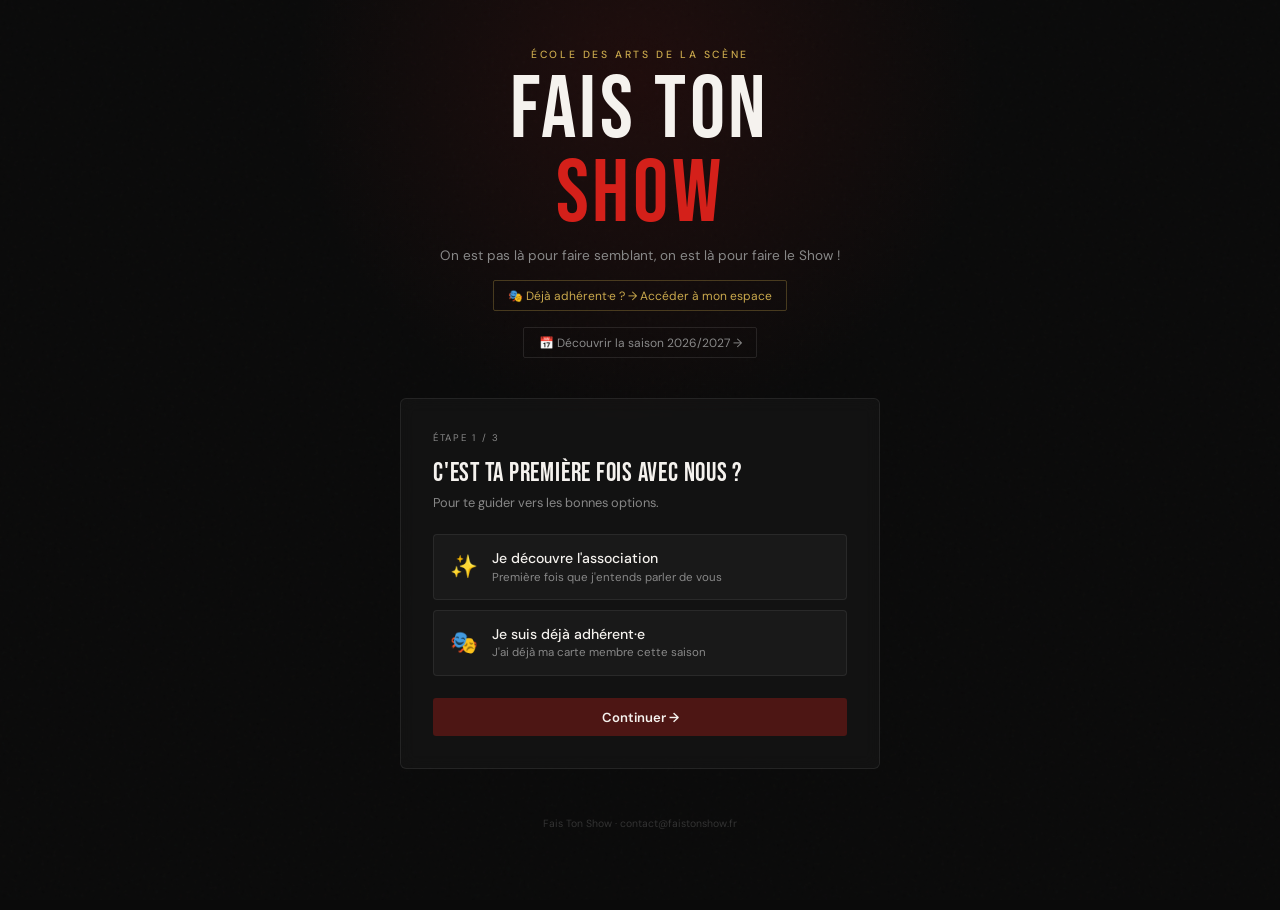
<file: index.html>
<!DOCTYPE html>
<html lang="fr">
<head>
<meta charset="UTF-8">
<meta name="viewport" content="width=device-width, initial-scale=1.0">
<title>Fais Ton Show — Rejoins-nous</title>
<meta name="description" content="Fais Ton Show — École des arts de la scène. Théâtre, danse, musique, chant, comédie musicale.">
<link rel="manifest" href="/manifest.json">
<link rel="preconnect" href="https://fonts.googleapis.com">
<link rel="preconnect" href="https://fonts.gstatic.com" crossorigin>
<link href="https://fonts.googleapis.com/css2?family=Bebas+Neue&family=DM+Sans:ital,opsz,wght@0,9..40,300;0,9..40,400;0,9..40,500;1,9..40,300&display=swap" rel="stylesheet">

<!-- Design system partagé -->
<link rel="stylesheet" href="assets/css/fts.css">

<!-- Styles spécifiques à cette page -->
<style>
/* Layout centré vertical (spécifique à l'accueil) */
html, body { height: 100%; }

.wrapper {
  position: relative;
  z-index: 1;
  min-height: 100vh;
  display: flex;
  flex-direction: column;
  align-items: center;
  justify-content: center;
  padding: 3rem 1.5rem;
}

/* Header d'accueil */
.site-header {
  text-align: center;
  margin-bottom: 2.5rem;
  animation: fadeUp .6s ease both;
}

.site-title {
  font-family: 'Bebas Neue', sans-serif;
  font-size: clamp(3rem, 10vw, 5.5rem);
  letter-spacing: .04em;
  color: var(--white);
  line-height: .95;
}

.site-title span { color: var(--red); }

.site-slogan {
  font-size: .85rem;
  color: var(--muted);
  margin-top: .7rem;
}

.header-link {
  display: inline-flex;
  align-items: center;
  gap: .4rem;
  margin-top: 1rem;
  font-size: .75rem;
  padding: .4rem .9rem;
  border-radius: 2px;
  text-decoration: none;
  transition: all .2s;
}

.header-link-gold {
  color: var(--gold);
  border: 1px solid rgba(201,168,76,.3);
}

.header-link-gold:hover { background: rgba(201,168,76,.08); }

.header-link-muted {
  color: var(--muted);
  border: 1px solid rgba(255,255,255,.1);
}

.header-link-muted:hover { background: rgba(255,255,255,.04); color: var(--white); }

/* Carte questionnaire */
.questionnaire-card {
  width: 100%;
  max-width: 480px;
  background: rgba(255,255,255,.03);
  border: 1px solid rgba(255,255,255,.08);
  border-radius: var(--r-lg);
  backdrop-filter: blur(8px);
  padding: 2rem;
  animation: fadeUp .6s .1s ease both;
}

/* Étapes */
.step-label {
  font-size: .6rem;
  letter-spacing: .18em;
  text-transform: uppercase;
  color: var(--muted);
  margin-bottom: 1rem;
}

.step-question {
  font-family: 'Bebas Neue', sans-serif;
  font-size: 1.6rem;
  letter-spacing: .03em;
  margin-bottom: .4rem;
  line-height: 1.1;
}

.step-desc {
  font-size: .8rem;
  color: var(--muted);
  margin-bottom: 1.4rem;
}

/* Options de sélection */
.options { display: flex; flex-direction: column; gap: .6rem; }

.option {
  display: flex;
  align-items: center;
  gap: .9rem;
  padding: .9rem 1rem;
  background: rgba(255,255,255,.03);
  border: 1px solid rgba(255,255,255,.07);
  border-radius: var(--r-md);
  cursor: pointer;
  transition: all .18s;
  user-select: none;
}

.option:hover    { background: rgba(212,32,26,.07); border-color: rgba(212,32,26,.3); }
.option.selected { background: rgba(212,32,26,.1);  border-color: var(--red); }

.opt-icon  { font-size: 1.4rem; line-height: 1; flex-shrink: 0; }
.opt-title { font-size: .88rem; font-weight: 500; }
.opt-desc  { font-size: .72rem; color: var(--muted); margin-top: .15rem; }

/* Boutons d'action */
.step-actions {
  display: flex;
  gap: .7rem;
  margin-top: 1.4rem;
}

.btn-step-back {
  padding: .65rem 1rem;
  background: transparent;
  border: 1px solid rgba(255,255,255,.1);
  border-radius: var(--r-sm);
  color: var(--muted);
  font-size: .78rem;
  cursor: pointer;
  transition: all .2s;
  font-family: var(--font-body);
}

.btn-step-back:hover { border-color: rgba(255,255,255,.3); color: var(--white); }

.btn-step-next {
  flex: 1;
  padding: .65rem 1.2rem;
  background: var(--red);
  border: none;
  border-radius: var(--r-sm);
  color: var(--white);
  font-size: .82rem;
  font-weight: 600;
  cursor: pointer;
  transition: background .2s;
  font-family: var(--font-body);
}

.btn-step-next:disabled { background: rgba(212,32,26,.3); cursor: not-allowed; }
.btn-step-next:not(:disabled):hover { background: var(--red-dark); }

/* Destination finale */
.destination { text-align: center; animation: fadeUp .4s ease both; }

.dest-badge {
  display: inline-block;
  background: rgba(201,168,76,.1);
  border: 1px solid rgba(201,168,76,.3);
  color: var(--gold);
  font-size: .65rem;
  letter-spacing: .15em;
  text-transform: uppercase;
  padding: .3rem .8rem;
  border-radius: 2px;
  margin-bottom: 1.2rem;
}

.dest-icon   { font-size: 3rem; margin-bottom: .8rem; }

.dest-title  {
  font-family: 'Bebas Neue', sans-serif;
  font-size: 2rem;
  letter-spacing: .03em;
  margin-bottom: .5rem;
}

.dest-desc {
  font-size: .82rem;
  color: var(--muted);
  line-height: 1.6;
  margin-bottom: 1.2rem;
}

.dest-details { display: flex; flex-direction: column; gap: .35rem; margin-bottom: 1.5rem; }

.dest-detail {
  display: flex;
  justify-content: space-between;
  font-size: .75rem;
  padding: .4rem .7rem;
  background: rgba(255,255,255,.03);
  border-radius: var(--r-sm);
}

.dest-detail-key { color: var(--muted); }
.dest-detail-val { color: var(--white); font-weight: 500; }

.btn-helloasso {
  display: block;
  padding: .9rem 1.5rem;
  background: var(--red);
  color: var(--white);
  text-decoration: none;
  border-radius: var(--r-sm);
  font-size: .85rem;
  font-weight: 600;
  letter-spacing: .03em;
  text-align: center;
  transition: background .2s;
  margin-bottom: .8rem;
}

.btn-helloasso:hover { background: var(--red-dark); }

/* Erreur */
.error-wrap { text-align: center; padding: 1.5rem 0; }
.error-icon { font-size: 2rem; margin-bottom: .6rem; }
.error-msg  { font-size: .8rem; color: #aa5a5a; line-height: 1.5; }
</style>
</head>

<body class="has-noise has-glow">
<div class="wrapper">

  <header class="site-header">
    <div class="eyebrow" id="h-eyebrow"></div>
    <div class="site-title" id="h-title"></div>
    <div class="site-slogan" id="h-slogan"></div>
    <a id="h-membres" class="header-link header-link-gold" href="/membres.html">
      🎭 Déjà adhérent·e ? → Accéder à mon espace
    </a>
    <br>
    <a class="header-link header-link-muted" href="saison.html">
      📅 Découvrir la saison 2026/2027 →
    </a>
  </header>

  <div class="questionnaire-card" id="card">
    <div class="loading-wrap" id="loading">
      <div class="loading-spinner"></div>
      <div class="loading-text">Chargement en cours…</div>
    </div>
  </div>

  <footer class="page-footer" id="footer"></footer>

</div>

<!-- Utilitaires partagés -->
<script src="assets/js/fts-utils.js"></script>

<script>
/* ── CONFIG ─────────────────────────────────────────────────────
   Seules les données spécifiques à cette page restent ici.
   Les URLs Google Sheets sont dans fts-firebase.js (FTS.SHEETS).
   ──────────────────────────────────────────────────────────── */
const CFG = {
  name:    "Fais Ton Show",
  eyebrow: "École des arts de la scène",
  slogan:  "On est pas là pour faire semblant, on est là pour faire le Show !",
  footer:  "Fais Ton Show · contact@faistonshow.fr",

  step1: {
    question: "C'est ta première fois avec nous ?",
    desc:     "Pour te guider vers les bonnes options.",
  },

  step2: {
    question:   "Que souhaites-tu faire ?",
    desc:       "Dis-nous si tu fais déjà partie de l'aventure.",
    categories: [
      { id: "adhesion", icon: "🎫", title: "Prendre mon adhésion",       desc: "Rejoindre l'association pour la saison",    profiles: ["new"] },
      { id: "event",    icon: "🎪", title: "Acheter une place",           desc: "Spectacles, soirées, showcases…",          profiles: ["member", "new"] },
      { id: "goodie",   icon: "🛍️", title: "Commander des goodies",       desc: "T-shirts, accessoires, merch…",           profiles: ["member", "new"] },
      { id: "renew",    icon: "🔄", title: "Renouveler mon adhésion",     desc: "Rempiler pour une nouvelle saison",        profiles: ["member"] },
    ],
  },

  step3Questions: {
    adhesion: { q: "Quel type d'adhésion ?",    d: "Choisis la formule adaptée à ta situation." },
    event:    { q: "Quel événement t'intéresse ?", d: "Sélectionne le prochain show qui t'attire." },
    goodie:   { q: "Que cherches-tu ?",          d: "Notre boutique officielle sur HelloAsso." },
    renew:    { q: "Ton type d'adhésion ?",       d: "Même formule ou changement de catégorie ?" },
  },
};

/* ── ÉTAT ────────────────────────────────────────────────────── */
const state = { step1: null, step2: null, step3: null };
let step3Options = {};

/* ── CHARGEMENT SHEET ────────────────────────────────────────── */
async function loadSheet() {
  try {
    // URL définie dans fts-firebase.js → FTS.SHEETS.inscriptions
    // Fallback inline si le fichier n'est pas chargé
    const url = (window.FTS && FTS.SHEETS)
      ? FTS.SHEETS.inscriptions
      : "https://docs.google.com/spreadsheets/d/e/2PACX-1vS27ZR5nQD9snZ3mNaeIxOjxyHlpWEnhKl7APAY4OZsSOiIxqyrNQ6ENLWl_A-evRtoqVxy62QUm1in/pub?gid=627892990&single=true&output=csv";

    const res  = await FTS.fetch(url, 8000);
    const text = await res.text();
    const rows = FTS.parseCSV(text);
    step3Options = buildStep3Options(rows);
  } catch (e) {
    console.warn('[FTS] Impossible de charger le sheet :', e);
  }
  initPage();
}

function buildStep3Options(rows) {
  const result = {};
  rows.forEach(row => {
    const type = row['type'] ? row['type'].toLowerCase() : '';
    if (!type || !row['titre']) return;

    if (!result[type]) {
      const q3 = CFG.step3Questions[type] || { q: 'Choisis une option', d: '' };
      result[type] = { question: q3.q, desc: q3.d, options: [] };
    }

    const detail = [];
    if (row['detail1_cle'] && row['detail1_valeur']) detail.push([row['detail1_cle'], row['detail1_valeur']]);
    if (row['detail2_cle'] && row['detail2_valeur']) detail.push([row['detail2_cle'], row['detail2_valeur']]);

    result[type].options.push({
      id:        type + '_' + result[type].options.length,
      icon:      row['icon']        || '🎭',
      title:     row['titre']       || '',
      desc:      row['description'] || '',
      detail,
      link:      row['lien']        || '#',
      destTitle: row['dest_titre']  || row['titre'] || '',
      destDesc:  row['dest_desc']   || row['description'] || '',
    });
  });
  return result;
}

function initPage() {
  // Titre
  const parts = CFG.name.split(' ');
  const last  = parts.pop();
  document.getElementById('h-eyebrow').textContent = CFG.eyebrow;
  document.getElementById('h-title').innerHTML =
    (parts.length ? parts.join(' ') + '<br>' : '') + '<span>' + last + '</span>';
  document.getElementById('h-slogan').textContent = CFG.slogan;
  document.getElementById('footer').textContent   = CFG.footer;
  renderStep1();
}

/* ── ÉTAPE 1 ─────────────────────────────────────────────────── */
function renderStep1() {
  document.getElementById('card').innerHTML = `
    <div class="step-label">Étape 1 / 3</div>
    <div class="step-question">${CFG.step1.question}</div>
    <div class="step-desc">${CFG.step1.desc}</div>
    <div class="options" id="s1-opts">
      <div class="option" data-id="new" onclick="selectStep1(this)">
        <div class="opt-icon">✨</div>
        <div class="opt-text">
          <div class="opt-title">Je découvre l'association</div>
          <div class="opt-desc">Première fois que j'entends parler de vous</div>
        </div>
      </div>
      <div class="option" data-id="member" onclick="selectStep1(this)">
        <div class="opt-icon">🎭</div>
        <div class="opt-text">
          <div class="opt-title">Je suis déjà adhérent·e</div>
          <div class="opt-desc">J'ai déjà ma carte membre cette saison</div>
        </div>
      </div>
    </div>
    <div class="step-actions">
      <button class="btn-step-next" id="btn1" disabled onclick="goStep2()">Continuer →</button>
    </div>`;
}

function selectStep1(el) {
  document.querySelectorAll('#s1-opts .option').forEach(o => o.classList.remove('selected'));
  el.classList.add('selected');
  state.step1 = el.dataset.id;
  document.getElementById('btn1').disabled = false;
}

/* ── ÉTAPE 2 ─────────────────────────────────────────────────── */
function goStep2() {
  const cats = CFG.step2.categories.filter(c => c.profiles.includes(state.step1));
  document.getElementById('card').innerHTML = `
    <div class="step-label">Étape 2 / 3</div>
    <div class="step-question">${CFG.step2.question}</div>
    <div class="step-desc">${CFG.step2.desc}</div>
    <div class="options" id="s2-opts">
      ${cats.map(c => `
        <div class="option" data-id="${c.id}" onclick="selectStep2(this)">
          <div class="opt-icon">${c.icon}</div>
          <div class="opt-text">
            <div class="opt-title">${c.title}</div>
            <div class="opt-desc">${c.desc}</div>
          </div>
        </div>`).join('')}
    </div>
    <div class="step-actions">
      <button class="btn-step-back" onclick="renderStep1()">← Retour</button>
      <button class="btn-step-next" id="btn2" disabled onclick="goStep3()">Continuer →</button>
    </div>`;
}

function selectStep2(el) {
  document.querySelectorAll('#s2-opts .option').forEach(o => o.classList.remove('selected'));
  el.classList.add('selected');
  state.step2 = el.dataset.id;
  document.getElementById('btn2').disabled = false;
}

/* ── ÉTAPE 3 ─────────────────────────────────────────────────── */
function goStep3() {
  const q3 = step3Options[state.step2];
  if (!q3 || !q3.options.length) {
    document.getElementById('card').innerHTML = `
      <div class="error-wrap">
        <div class="error-icon">🔍</div>
        <div class="error-msg">Aucune option disponible pour le moment.<br>Contactez l'association.</div>
      </div>`;
    return;
  }
  document.getElementById('card').innerHTML = `
    <div class="step-label">Étape 3 / 3</div>
    <div class="step-question">${q3.question}</div>
    <div class="step-desc">${q3.desc}</div>
    <div class="options" id="s3-opts">
      ${q3.options.map(o => `
        <div class="option" data-id="${o.id}" onclick="selectStep3(this)">
          <div class="opt-icon">${o.icon}</div>
          <div class="opt-text">
            <div class="opt-title">${o.title}</div>
            <div class="opt-desc">${o.desc}</div>
          </div>
        </div>`).join('')}
    </div>
    <div class="step-actions">
      <button class="btn-step-back" onclick="goStep2()">← Retour</button>
      <button class="btn-step-next" id="btn3" disabled onclick="showDest()">Voir où s'inscrire →</button>
    </div>`;
}

function selectStep3(el) {
  document.querySelectorAll('#s3-opts .option').forEach(o => o.classList.remove('selected'));
  el.classList.add('selected');
  state.step3 = el.dataset.id;
  document.getElementById('btn3').disabled = false;
}

/* ── DESTINATION ─────────────────────────────────────────────── */
function showDest() {
  const q3  = step3Options[state.step2];
  const opt = q3.options.find(o => o.id === state.step3);
  if (!opt) return;

  const details = opt.detail.map(d =>
    `<div class="dest-detail">
      <span class="dest-detail-key">${d[0]}</span>
      <span class="dest-detail-val">${d[1]}</span>
    </div>`
  ).join('');

  document.getElementById('card').innerHTML = `
    <div class="destination">
      <div class="dest-badge">Prêt à rejoindre le show</div>
      <div class="dest-icon">${opt.icon}</div>
      <div class="dest-title">${FTS.esc(opt.destTitle || opt.title)}</div>
      <div class="dest-desc">${FTS.esc(opt.destDesc  || opt.desc)}</div>
      ${details ? '<div class="dest-details">' + details + '</div>' : ''}
      <a href="${opt.link}" class="btn-helloasso" target="_blank" rel="noopener">
        S'inscrire sur HelloAsso →
      </a>
      <button class="btn-ghost" onclick="restart()">Recommencer depuis le début</button>
    </div>`;
}

function restart() {
  state.step1 = state.step2 = state.step3 = null;
  renderStep1();
}

/* ── START ───────────────────────────────────────────────────── */
loadSheet();
</script>

<!-- PWA partagé -->
<script src="assets/js/fts-pwa.js"></script>

<!-- Install bar (HTML minimal requis par fts-pwa.js) -->
<div class="install-bar" id="install-bar">
  <p id="install-msg"></p>
  <button class="btn-install" id="btn-install">Installer</button>
  <button class="btn-close-bar" id="btn-close-bar">✕</button>
</div>

</body>
</html>
</file>
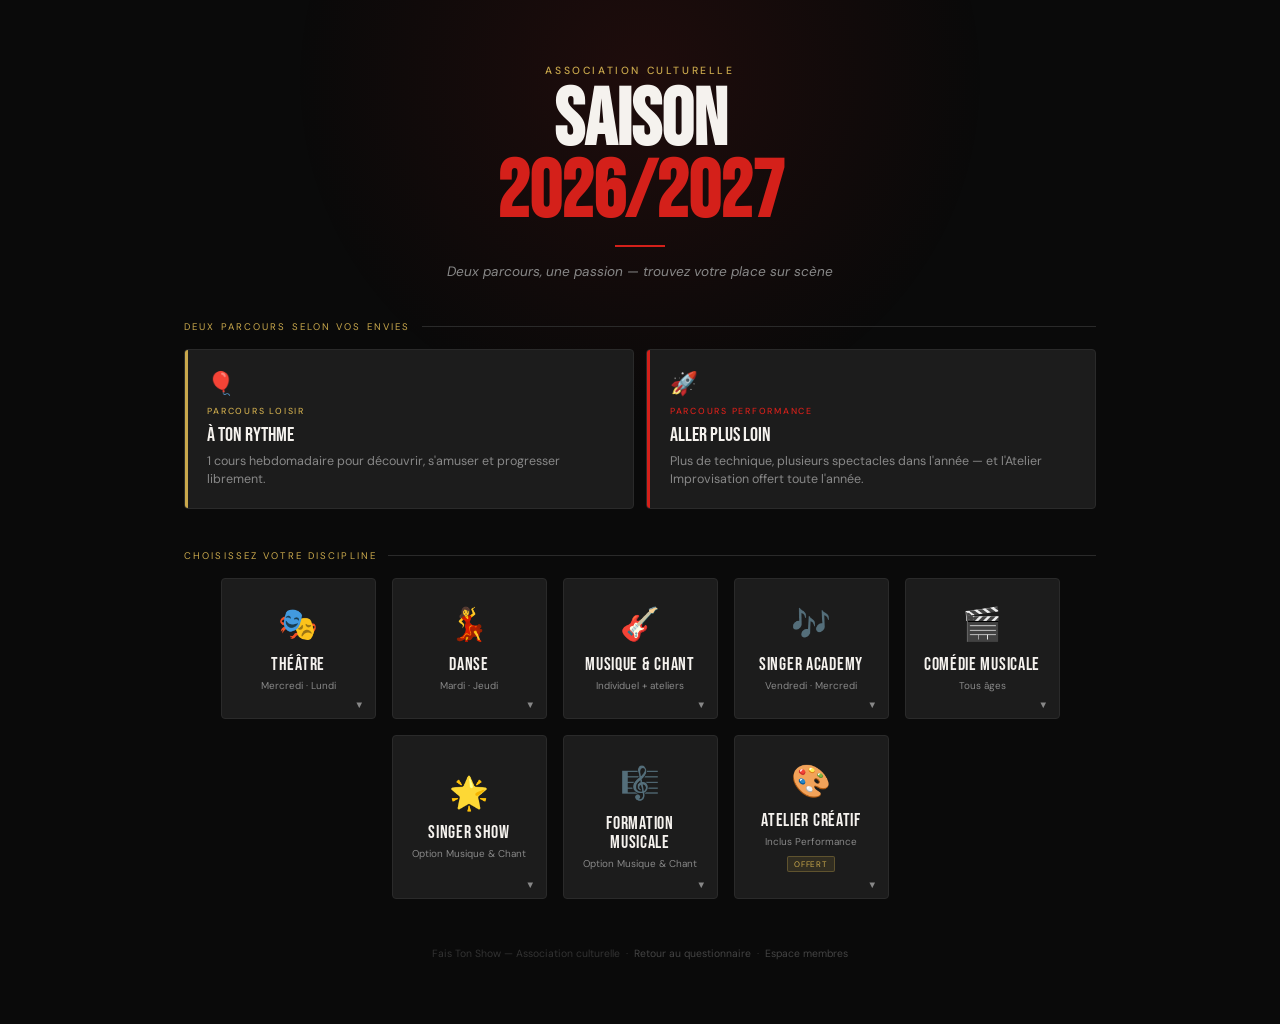
<file: saison.html>
<!DOCTYPE html>
<html lang="fr">
<head>
<meta charset="UTF-8">
<meta name="viewport" content="width=device-width, initial-scale=1.0">
<title>Saison 2026/2027 — Fais Ton Show</title>
<link rel="manifest" href="/manifest.json">
<link rel="preconnect" href="https://fonts.googleapis.com">
<link rel="preconnect" href="https://fonts.gstatic.com" crossorigin>
<link href="https://fonts.googleapis.com/css2?family=Bebas+Neue&family=DM+Sans:ital,wght@0,300;0,400;0,500;1,300&display=swap" rel="stylesheet">

<!-- Design system partagé -->
<link rel="stylesheet" href="assets/css/fts.css">

<!-- Styles spécifiques à saison.html -->
<style>
/* Parcours loisir / performance */
.parcours {
  display: grid;
  grid-template-columns: 1fr 1fr;
  gap: .8rem;
  margin-bottom: 2.5rem;
}

.p-card {
  background: var(--grey);
  border: 1px solid var(--border);
  border-radius: var(--r-md);
  padding: 1.2rem 1.4rem;
  position: relative;
  overflow: hidden;
}

.p-card::before {
  content: '';
  position: absolute;
  left: 0; top: 0; bottom: 0;
  width: 3px;
}

.p-card.loisir::before { background: var(--gold); }
.p-card.perf::before   { background: var(--red); }

.p-tag {
  font-size: .55rem;
  letter-spacing: .2em;
  text-transform: uppercase;
  font-weight: 500;
  margin-bottom: .4rem;
}

.p-card.loisir .p-tag { color: var(--gold); }
.p-card.perf   .p-tag { color: var(--red);  }

.p-icon  { font-size: 1.4rem; margin-bottom: .4rem; display: block; }
.p-title { font-family: var(--font-display); font-size: 1.25rem; margin-bottom: .3rem; }
.p-desc  { font-size: .78rem; color: var(--muted); line-height: 1.5; }

/* Tuiles disciplines */
.tiles {
  display: flex;
  flex-wrap: wrap;
  justify-content: center;
  gap: 1rem;
  margin-bottom: 2.5rem;
}

.tile {
  background: var(--grey);
  border: 1px solid var(--border);
  border-radius: var(--r-md);
  padding: 1.5rem 1rem 1.6rem;
  cursor: pointer;
  transition: all .22s;
  text-align: center;
  position: relative;
  overflow: hidden;
  user-select: none;
  color: var(--white);
  font-family: var(--font-body);
  width: 155px;
}

.tile::before {
  content: '';
  position: absolute;
  left: 0; top: 0; bottom: 0;
  width: 0;
  background: var(--red);
  transition: width .2s;
}

.tile:hover::before,
.tile.open::before { width: 3px; }

.tile:hover,
.tile.open { border-color: #3a3a3a; background: #202020; transform: translateY(-2px); }

.tile.open { border-color: rgba(212,32,26,.35); }

.tile-icon  { font-size: 2rem; display: block; margin-bottom: .6rem; }
.tile-name  { font-family: var(--font-display); font-size: 1.1rem; letter-spacing: .04em; line-height: 1.1; color: var(--white); }
.tile-sub   { font-size: .62rem; color: var(--muted); margin-top: .3rem; }

.tile-badge {
  display: inline-block;
  font-size: .5rem;
  letter-spacing: .1em;
  text-transform: uppercase;
  background: rgba(201,168,76,.12);
  color: var(--gold);
  border: 1px solid rgba(201,168,76,.3);
  border-radius: 2px;
  padding: .15rem .4rem;
  margin-top: .45rem;
}

.tile-arrow {
  position: absolute;
  bottom: .45rem;
  right: .65rem;
  font-size: .6rem;
  color: var(--muted);
  transition: transform .2s, color .2s;
}

.tile.open .tile-arrow { transform: rotate(180deg); color: var(--red); }

/* Panels de détail */
.panel {
  display: none;
  background: var(--grey);
  border: 1px solid var(--border);
  border-radius: var(--r-md);
  margin-bottom: 1rem;
  overflow: hidden;
  animation: slideDown .25s ease;
}

.panel.open { display: block; }

.panel-hdr {
  display: flex;
  align-items: center;
  gap: 1rem;
  padding: 1.4rem 1.5rem;
  border-bottom: 1px solid var(--border);
}

.panel-icon  { font-size: 2rem; }
.panel-title { font-family: var(--font-display); font-size: 1.6rem; }
.panel-body  { padding: 1.4rem 1.5rem; }

/* Onglets loisir / performance */
.tabs { display: flex; gap: .4rem; margin-bottom: 1.2rem; }

.tab {
  background: transparent;
  border: 1px solid var(--border);
  color: var(--muted);
  padding: .45rem 1rem;
  border-radius: var(--r-sm);
  cursor: pointer;
  font-family: var(--font-body);
  font-size: .78rem;
  transition: all .18s;
  display: flex;
  align-items: center;
  gap: .35rem;
}

.tab:hover { border-color: #444; color: var(--white); }

.tab.act.loisir { border-color: var(--gold); color: var(--gold); background: rgba(201,168,76,.07); }
.tab.act.perf   { border-color: var(--red);  color: var(--white); background: rgba(212,32,26,.08); }

.tab-content     { display: none; }
.tab-content.act { display: block; animation: fadeIn .2s ease; }

/* Contenu des panels */
.c-main {
  font-size: .9rem;
  color: var(--white);
  margin-bottom: 1rem;
  padding: .9rem 1.1rem;
  background: #141414;
  border-left: 3px solid var(--gold);
  border-radius: 0 var(--r-sm) var(--r-sm) 0;
  line-height: 1.6;
}

.c-main.perf { border-left-color: var(--red); }

.c-list { list-style: none; display: flex; flex-direction: column; gap: .5rem; }

.c-list li {
  display: flex;
  align-items: flex-start;
  gap: .6rem;
  font-size: .82rem;
  color: var(--muted);
  line-height: 1.5;
}

.c-list li .icon { flex-shrink: 0; margin-top: .05rem; }
.c-list li.incl  .icon { color: var(--gold); }
.c-list li.gift         { color: var(--white); }
.c-list li.gift  .icon  { color: var(--red); }
.c-list li.warn         { color: var(--white); }
.c-list li.warn  .icon  { color: var(--gold); }

/* Responsive */
@media (max-width: 560px) {
  .parcours { grid-template-columns: 1fr; }
  .tile { width: calc(50% - .5rem); }
  .panel-hdr, .panel-body { padding: 1rem 1.2rem; }
  .tabs { flex-wrap: wrap; }
}
</style>
</head>

<body class="has-glow">
<div class="wrap wrap-xl">

  <div class="page-hdr">
    <div class="eyebrow">Association culturelle</div>
    <h1>SAISON<br><span>2026/2027</span></h1>
    <div class="title-line"></div>
    <p class="page-slogan">Deux parcours, une passion — trouvez votre place sur scène</p>
  </div>

  <div class="section-lbl">Deux parcours selon vos envies</div>
  <div class="parcours">
    <div class="p-card loisir">
      <span class="p-icon">🎈</span>
      <div class="p-tag">Parcours Loisir</div>
      <div class="p-title">À ton rythme</div>
      <p class="p-desc">1 cours hebdomadaire pour découvrir, s'amuser et progresser librement.</p>
    </div>
    <div class="p-card perf">
      <span class="p-icon">🚀</span>
      <div class="p-tag">Parcours Performance</div>
      <div class="p-title">Aller plus loin</div>
      <p class="p-desc">Plus de technique, plusieurs spectacles dans l'année — et l'Atelier Improvisation offert toute l'année.</p>
    </div>
  </div>

  <div class="section-lbl">Choisissez votre discipline</div>
  <div class="tiles">
    <button class="tile" data-id="theatre" onclick="toggle('theatre')">
      <span class="tile-icon">🎭</span>
      <div class="tile-name">Théâtre</div>
      <div class="tile-sub">Mercredi · Lundi</div>
      <span class="tile-arrow">▼</span>
    </button>
    <button class="tile" data-id="danse" onclick="toggle('danse')">
      <span class="tile-icon">💃</span>
      <div class="tile-name">Danse</div>
      <div class="tile-sub">Mardi · Jeudi</div>
      <span class="tile-arrow">▼</span>
    </button>
    <button class="tile" data-id="musique" onclick="toggle('musique')">
      <span class="tile-icon">🎸</span>
      <div class="tile-name">Musique & Chant</div>
      <div class="tile-sub">Individuel + ateliers</div>
      <span class="tile-arrow">▼</span>
    </button>
    <button class="tile" data-id="singer" onclick="toggle('singer')">
      <span class="tile-icon">🎶</span>
      <div class="tile-name">Singer Academy</div>
      <div class="tile-sub">Vendredi · Mercredi</div>
      <span class="tile-arrow">▼</span>
    </button>
    <button class="tile" data-id="comedie" onclick="toggle('comedie')">
      <span class="tile-icon">🎬</span>
      <div class="tile-name">Comédie Musicale</div>
      <div class="tile-sub">Tous âges</div>
      <span class="tile-arrow">▼</span>
    </button>
    <button class="tile" data-id="singershow" onclick="toggle('singershow')">
      <span class="tile-icon">🌟</span>
      <div class="tile-name">Singer Show</div>
      <div class="tile-sub">Option Musique & Chant</div>
      <span class="tile-arrow">▼</span>
    </button>
    <button class="tile" data-id="formation" onclick="toggle('formation')">
      <span class="tile-icon">🎼</span>
      <div class="tile-name">Formation Musicale</div>
      <div class="tile-sub">Option Musique & Chant</div>
      <span class="tile-arrow">▼</span>
    </button>
    <button class="tile" data-id="atelier" onclick="toggle('atelier')">
      <span class="tile-icon">🎨</span>
      <div class="tile-name">Atelier Créatif</div>
      <div class="tile-sub">Inclus Performance</div>
      <span class="tile-badge">Offert</span>
      <span class="tile-arrow">▼</span>
    </button>
  </div>

  <!-- THÉÂTRE -->
  <div class="panel" id="panel-theatre">
    <div class="panel-hdr"><span class="panel-icon">🎭</span><div><div class="panel-title">Théâtre</div></div></div>
    <div class="panel-body">
      <div class="tabs">
        <button class="tab act loisir" onclick="switchTab('theatre','loisir',this)">🎈 Loisir</button>
        <button class="tab perf"       onclick="switchTab('theatre','perf',this)">🚀 Performance</button>
      </div>
      <div class="tab-content act" id="theatre-loisir">
        <div class="c-main">1 cours hebdomadaire le <strong>mercredi</strong>.</div>
        <ul class="c-list">
          <li class="incl"><span class="icon">✔</span><span>Plusieurs ateliers de théâtre dans la saison inclus</span></li>
          <li class="incl"><span class="icon">✔</span><span>Plusieurs ateliers d'expression corporelle inclus</span></li>
        </ul>
      </div>
      <div class="tab-content" id="theatre-perf">
        <div class="c-main perf">1 cours hebdomadaire le <strong>mercredi</strong> + entraînements supplémentaires.</div>
        <ul class="c-list">
          <li class="incl"><span class="icon">⚡</span><span>Nouveau : entraînement jeudi dès octobre</span></li>
          <li class="incl"><span class="icon">✔</span><span>Plusieurs ateliers de théâtre le mercredi inclus</span></li>
          <li class="incl"><span class="icon">✔</span><span>Plusieurs ateliers de rythme avec la Singer Academy Performance inclus</span></li>
          <li class="gift"><span class="icon">🎁</span><span><strong>Offert :</strong> Atelier Improvisation toute l'année</span></li>
        </ul>
      </div>
    </div>
  </div>

  <!-- DANSE -->
  <div class="panel" id="panel-danse">
    <div class="panel-hdr"><span class="panel-icon">💃</span><div><div class="panel-title">Danse</div></div></div>
    <div class="panel-body">
      <div class="tabs">
        <button class="tab act loisir" onclick="switchTab('danse','loisir',this)">🎈 Loisir</button>
        <button class="tab perf"       onclick="switchTab('danse','perf',this)">🚀 Performance</button>
      </div>
      <div class="tab-content act" id="danse-loisir">
        <div class="c-main">1 cours hebdomadaire. Groupes : Baby Show, Junior, Ados/Adultes.</div>
      </div>
      <div class="tab-content" id="danse-perf">
        <div class="c-main perf">1 cours hebdomadaire + répétitions spectacles.</div>
        <ul class="c-list">
          <li class="incl"><span class="icon">✔</span><span>Répétitions et préparations spectacles incluses</span></li>
          <li class="gift"><span class="icon">🎁</span><span><strong>Offert :</strong> Atelier Improvisation toute l'année</span></li>
        </ul>
      </div>
    </div>
  </div>

  <!-- MUSIQUE & CHANT -->
  <div class="panel" id="panel-musique">
    <div class="panel-hdr"><span class="panel-icon">🎸</span><div><div class="panel-title">Musique & Chant</div></div></div>
    <div class="panel-body">
      <div class="tabs">
        <button class="tab act loisir" onclick="switchTab('musique','loisir',this)">🎈 Loisir</button>
        <button class="tab perf"       onclick="switchTab('musique','perf',this)">🚀 Performance</button>
      </div>
      <div class="tab-content act" id="musique-loisir">
        <div class="c-main">1 cours individuel hebdomadaire.</div>
      </div>
      <div class="tab-content" id="musique-perf">
        <div class="c-main perf">1 cours individuel hebdomadaire + ateliers musicaux partagés.</div>
        <ul class="c-list">
          <li class="incl"><span class="icon">✔</span><span>Ateliers partagés avec les autres musiciens pour préparer les concerts</span></li>
          <li class="incl"><span class="icon">✔</span><span>Plusieurs ateliers de création d'harmonies avec la Singer Academy inclus</span></li>
          <li class="incl"><span class="icon">✔</span><span>Plusieurs ateliers de théâtre le mercredi inclus</span></li>
          <li class="gift"><span class="icon">🎁</span><span><strong>Offert :</strong> Atelier Improvisation toute l'année</span></li>
          <hr class="divider-solid">
          <li class="warn"><span class="icon">💰</span><span>Options payantes en supplément : <strong>Formation Musicale</strong> ou <strong>Singer Show</strong></span></li>
        </ul>
      </div>
    </div>
  </div>

  <!-- SINGER ACADEMY -->
  <div class="panel" id="panel-singer">
    <div class="panel-hdr"><span class="panel-icon">🎶</span><div><div class="panel-title">Singer Academy</div></div></div>
    <div class="panel-body">
      <div class="tabs">
        <button class="tab act loisir" onclick="switchTab('singer','loisir',this)">🎈 Loisir</button>
        <button class="tab perf"       onclick="switchTab('singer','perf',this)">🚀 Performance</button>
      </div>
      <div class="tab-content act" id="singer-loisir">
        <div class="c-main">1 cours de base le <strong>vendredi soir</strong>.</div>
        <ul class="c-list">
          <li class="incl"><span class="icon">✔</span><span>Plusieurs ateliers de théâtre le mercredi inclus</span></li>
          <li class="incl"><span class="icon">✔</span><span>Plusieurs ateliers d'expression corporelle le mardi inclus</span></li>
        </ul>
      </div>
      <div class="tab-content" id="singer-perf">
        <div class="c-main perf">1 cours hebdomadaire le <strong>mercredi soir</strong>.</div>
        <ul class="c-list">
          <li class="incl"><span class="icon">✔</span><span>Plusieurs ateliers de théâtre le mercredi inclus</span></li>
          <li class="incl"><span class="icon">✔</span><span>Plusieurs ateliers d'expression corporelle le mardi inclus</span></li>
          <li class="gift"><span class="icon">🎁</span><span><strong>Offert :</strong> Atelier Improvisation toute l'année</span></li>
        </ul>
      </div>
    </div>
  </div>

  <!-- COMÉDIE MUSICALE -->
  <div class="panel" id="panel-comedie">
    <div class="panel-hdr"><span class="panel-icon">🎬</span><div><div class="panel-title">Comédie Musicale</div></div></div>
    <div class="panel-body">
      <div class="tabs">
        <button class="tab act loisir" onclick="switchTab('comedie','loisir',this)">🎭 Kids / Loisir</button>
        <button class="tab perf"       onclick="switchTab('comedie','perf',this)">🚀 Performance</button>
      </div>
      <div class="tab-content act" id="comedie-loisir">
        <div class="c-main">1 cours hebdomadaire adapté à l'âge.<br><span style="font-size:.8rem;color:var(--muted)">Découverte ludique du chant, du théâtre et de la danse.</span></div>
      </div>
      <div class="tab-content" id="comedie-perf">
        <div class="c-main perf">1 cours hebdomadaire adapté à l'âge.</div>
        <ul class="c-list">
          <li class="incl"><span class="icon">✔</span><span>Plusieurs ateliers d'expression corporelle inclus</span></li>
          <li class="incl"><span class="icon">✔</span><span>Plusieurs ateliers de rythme avec la Singer Academy Performance inclus</span></li>
          <li class="gift"><span class="icon">🎁</span><span><strong>Offert :</strong> Atelier Improvisation toute l'année</span></li>
        </ul>
        <hr class="divider">
        <p style="font-size:.8rem;color:var(--muted);font-style:italic">Objectif : devenir un artiste complet, monter sur scène et partager l'esprit Fais Ton Show !</p>
      </div>
    </div>
  </div>

  <!-- SINGER SHOW -->
  <div class="panel" id="panel-singershow">
    <div class="panel-hdr"><span class="panel-icon">🌟</span><div><div class="panel-title">Singer Show</div></div></div>
    <div class="panel-body">
      <div class="c-main">Option payante en supplément, <strong>réservée aux élèves déjà inscrits en Musique & Chant</strong>.</div>
      <ul class="c-list">
        <li class="incl"><span class="icon">✔</span><span>Cours dédié à la performance scénique vocale</span></li>
        <li class="incl"><span class="icon">✔</span><span>Travail sur la présence scénique, le jeu et l'interprétation</span></li>
      </ul>
    </div>
  </div>

  <!-- FORMATION MUSICALE -->
  <div class="panel" id="panel-formation">
    <div class="panel-hdr"><span class="panel-icon">🎼</span><div><div class="panel-title">Formation Musicale</div></div></div>
    <div class="panel-body">
      <div class="c-main">Option payante en supplément, <strong>réservée aux élèves déjà inscrits en Musique & Chant</strong>.</div>
      <ul class="c-list">
        <li class="incl"><span class="icon">✔</span><span>Théorie musicale, lecture de partitions, solfège</span></li>
        <li class="incl"><span class="icon">✔</span><span>Approfondit la compréhension de la musique pour progresser plus vite</span></li>
      </ul>
    </div>
  </div>

  <!-- ATELIER CRÉATIF -->
  <div class="panel" id="panel-atelier">
    <div class="panel-hdr"><span class="panel-icon">🎨</span><div><div class="panel-title">Atelier Créatif / Improvisation</div></div></div>
    <div class="panel-body">
      <div class="c-main">Inclus automatiquement dans tous les <strong>Parcours Performance</strong>.</div>
      <ul class="c-list">
        <li class="gift"><span class="icon">🎁</span><span>Offert toute l'année pour tous les élèves Performance</span></li>
        <li class="incl"><span class="icon">✔</span><span>Improvisation théâtrale, créativité, expression libre</span></li>
      </ul>
    </div>
  </div>

  <footer class="page-footer">
    Fais Ton Show — Association culturelle &nbsp;·&nbsp;
    <a href="index.html">Retour au questionnaire</a> &nbsp;·&nbsp;
    <a href="membres.html">Espace membres</a>
  </footer>

</div>

<script src="assets/js/fts-utils.js"></script>
<script>
var current = null;

function toggle(id) {
  var tile  = document.querySelector('[data-id="' + id + '"]');
  var panel = document.getElementById('panel-' + id);
  if (current && current !== id) {
    document.querySelector('[data-id="' + current + '"]').classList.remove('open');
    document.getElementById('panel-' + current).classList.remove('open');
  }
  if (current === id) {
    tile.classList.remove('open');
    panel.classList.remove('open');
    current = null;
  } else {
    tile.classList.add('open');
    panel.classList.add('open');
    current = id;
    setTimeout(function() {
      panel.scrollIntoView({ behavior: 'smooth', block: 'nearest' });
    }, 50);
  }
}

function switchTab(disc, parcours, btn) {
  var panel = document.getElementById('panel-' + disc);
  panel.querySelectorAll('.tab').forEach(function(t) { t.classList.remove('act'); });
  panel.querySelectorAll('.tab-content').forEach(function(c) { c.classList.remove('act'); });
  btn.classList.add('act');
  document.getElementById(disc + '-' + parcours).classList.add('act');
}
</script>
</body>
</html>
</file>
<file: assets/css/fts.css>
/* ================================================================
   FTS.CSS — Fais Ton Show · Design System Partagé
   Toutes les pages importent ce fichier unique.
   Les styles spécifiques à une page restent dans un <style>
   local à la fin du <head> de cette page.
   ================================================================ */


/* ── 1. RESET ─────────────────────────────────────────────────── */

*, *::before, *::after {
  box-sizing: border-box;
  margin: 0;
  padding: 0;
}


/* ── 2. VARIABLES ─────────────────────────────────────────────── */

:root {
  /* Palette */
  --black:    #0a0a0a;
  --white:    #f5f2ee;
  --red:      #d4201a;
  --red-dark: #a81713;
  --gold:     #c9a84c;
  --grey:     #1c1c1c;
  --grey2:    #161616;
  --muted:    #888;
  --border:   #2a2a2a;

  /* Alias rétrocompatibilité (anciens fichiers utilisaient --text-muted) */
  --text-muted: #888;

  /* Typographie */
  --font-display: 'Bebas Neue', sans-serif;
  --font-body:    'DM Sans', sans-serif;

  /* Border-radius */
  --r-sm: 3px;
  --r-md: 4px;
  --r-lg: 6px;

  /* Transitions */
  --t: all 0.2s ease;
}


/* ── 3. BASE ──────────────────────────────────────────────────── */

html, body {
  min-height: 100%;
  background: var(--black);
  color: var(--white);
  font-family: var(--font-body);
  overflow-x: hidden;
}


/* ── 4. ARRIÈRE-PLANS DÉCORATIFS ──────────────────────────────── */

/*
  Utilisation :
  - <body class="has-noise"> → grain SVG (index.html)
  - <body class="has-glow">  → halo rouge ambiant (la plupart des pages)
  - <body class="has-topbar"> → barre gradient en haut (profs.html)
*/

.has-noise::before {
  content: '';
  position: fixed;
  inset: 0;
  background-image: url("data:image/svg+xml,%3Csvg viewBox='0 0 256 256' xmlns='http://www.w3.org/2000/svg'%3E%3Cfilter id='n'%3E%3CfeTurbulence type='fractalNoise' baseFrequency='0.9' numOctaves='4' stitchTiles='stitch'/%3E%3C/filter%3E%3Crect width='100%25' height='100%25' filter='url(%23n)' opacity='0.04'/%3E%3C/svg%3E");
  pointer-events: none;
  z-index: 0;
  opacity: .5;
}

.has-glow::after {
  content: '';
  position: fixed;
  top: -30%;
  left: 50%;
  transform: translateX(-50%);
  width: 700px;
  height: 700px;
  background: radial-gradient(ellipse, rgba(212,32,26,.1) 0%, transparent 70%);
  pointer-events: none;
  z-index: 0;
}

.has-topbar::before {
  content: '';
  position: fixed;
  top: 0; left: 0; right: 0;
  height: 3px;
  background: linear-gradient(90deg, var(--red), var(--gold));
  z-index: 100;
}


/* ── 5. LAYOUT ────────────────────────────────────────────────── */

.wrap {
  position: relative;
  z-index: 1;
  max-width: 900px;
  margin: 0 auto;
  padding: 2rem 1.5rem;
}

.wrap-sm  { max-width: 560px; }
.wrap-md  { max-width: 720px; }
.wrap-xl  { max-width: 960px; }


/* ── 6. EN-TÊTE DE PAGE ──────────────────────────────────────── */

.page-hdr {
  text-align: center;
  margin-bottom: 2.5rem;
  padding-top: 2rem;
}

/* Alias rétrocompatibilité */
.hdr { text-align: center; margin-bottom: 2.5rem; padding-top: 2rem; }

.eyebrow,
.ey {
  font-size: .65rem;
  font-weight: 500;
  letter-spacing: .25em;
  text-transform: uppercase;
  color: var(--gold);
  margin-bottom: .5rem;
}

h1 {
  font-family: var(--font-display);
  font-size: clamp(3rem, 8vw, 5rem);
  line-height: .9;
  margin-bottom: .4rem;
}

h1 span { color: var(--red); }

.title-line,
.hl {
  width: 50px;
  height: 2px;
  background: var(--red);
  margin: 1rem auto;
}

.page-slogan,
.slg {
  font-size: .85rem;
  color: var(--muted);
  font-style: italic;
  max-width: 460px;
  margin: 0 auto;
}

.section-lbl {
  font-size: .6rem;
  letter-spacing: .22em;
  text-transform: uppercase;
  color: var(--gold);
  margin-bottom: 1rem;
  display: flex;
  align-items: center;
  gap: .7rem;
}

.section-lbl::after {
  content: '';
  flex: 1;
  height: 1px;
  background: var(--border);
}


/* ── 7. CARTES ────────────────────────────────────────────────── */

.card {
  background: var(--grey);
  border: 1px solid var(--border);
  border-radius: var(--r-md);
  padding: 1.8rem;
  margin-bottom: 1.2rem;
}

.card-title {
  font-size: .6rem;
  letter-spacing: .2em;
  text-transform: uppercase;
  color: var(--gold);
  margin-bottom: 1.2rem;
  padding-bottom: .5rem;
  border-bottom: 1px solid var(--border);
}


/* ── 8. BOUTONS ───────────────────────────────────────────────── */

/* Primaire rouge */
.btn {
  display: inline-block;
  width: 100%;
  padding: .9rem 1.5rem;
  background: var(--red);
  border: none;
  border-radius: var(--r-sm);
  color: var(--white);
  font-family: var(--font-display);
  font-size: 1.1rem;
  letter-spacing: .12em;
  cursor: pointer;
  text-align: center;
  text-decoration: none;
  transition: background .2s;
}

.btn:hover  { background: var(--red-dark); }

.btn:disabled,
.btn[disabled] {
  background: #444;
  cursor: not-allowed;
}

/* Secondaire contour blanc */
.btn-outline {
  display: inline-flex;
  align-items: center;
  padding: .65rem 1rem;
  background: transparent;
  border: 1px solid rgba(255,255,255,.1);
  border-radius: var(--r-sm);
  color: var(--muted);
  font-family: var(--font-body);
  font-size: .78rem;
  cursor: pointer;
  transition: var(--t);
  text-decoration: none;
}

.btn-outline:hover {
  border-color: rgba(255,255,255,.3);
  color: var(--white);
}

/* Contour or */
.btn-gold {
  display: inline-flex;
  align-items: center;
  justify-content: center;
  width: 100%;
  padding: .75rem;
  background: transparent;
  border: 1px solid var(--gold);
  border-radius: var(--r-sm);
  color: var(--gold);
  font-family: var(--font-body);
  font-size: .88rem;
  cursor: pointer;
  transition: var(--t);
  text-decoration: none;
}

.btn-gold:hover { background: rgba(201,168,76,.1); }

/* Lien discret */
.btn-ghost {
  background: transparent;
  border: none;
  color: var(--muted);
  font-size: .75rem;
  cursor: pointer;
  font-family: var(--font-body);
  padding: .4rem;
  transition: color .2s;
}

.btn-ghost:hover { color: var(--white); }


/* ── 9. FORMULAIRES ──────────────────────────────────────────── */

.field {
  margin-bottom: 1.2rem;
}

label,
.field-label {
  display: block;
  font-size: .72rem;
  color: var(--muted);
  margin-bottom: .4rem;
}

input[type="text"],
input[type="email"],
input[type="password"],
input[type="search"],
select,
textarea {
  width: 100%;
  background: #141414;
  border: 1px solid var(--border);
  border-radius: var(--r-sm);
  color: var(--white);
  font-family: var(--font-body);
  font-size: .9rem;
  padding: .65rem .9rem;
  outline: none;
  transition: border-color .2s;
  -webkit-appearance: none;
  appearance: none;
}

input[type="text"]:focus,
input[type="email"]:focus,
input[type="password"]:focus,
input[type="search"]:focus,
select:focus,
textarea:focus {
  border-color: var(--red);
}

select {
  background-image: url("data:image/svg+xml,%3Csvg xmlns='http://www.w3.org/2000/svg' width='10' height='6'%3E%3Cpath d='M0 0l5 6 5-6z' fill='%23888'/%3E%3C/svg%3E");
  background-repeat: no-repeat;
  background-position: right .9rem center;
  padding-right: 2.5rem;
  cursor: pointer;
}

textarea {
  resize: vertical;
  min-height: 90px;
  line-height: 1.6;
}

/* Champ centré (saisie de mot de passe) */
.input-center {
  text-align: center;
  letter-spacing: .15em;
}

/* Champ recherche */
.search-input {
  background: #141414;
  border: 1px solid var(--border);
  border-radius: var(--r-sm);
  color: var(--white);
  font-family: var(--font-body);
  font-size: .82rem;
  padding: .5rem .75rem;
  width: 100%;
  outline: none;
  margin-bottom: .6rem;
  transition: border-color .2s;
}

.search-input:focus { border-color: var(--red); }


/* ── 10. ÉCRAN DE VERROUILLAGE ────────────────────────────────── */

.lock-overlay {
  position: fixed;
  inset: 0;
  background: var(--black);
  z-index: 2000;
  display: flex;
  align-items: center;
  justify-content: center;
}

.lock-box {
  background: var(--grey);
  border: 1px solid var(--border);
  border-radius: var(--r-md);
  padding: 2rem;
  width: 100%;
  max-width: 360px;
  margin: 1rem;
  text-align: center;
}

.lock-logo {
  font-family: var(--font-display);
  font-size: 2rem;
  margin-bottom: .3rem;
}

.lock-logo span { color: var(--red); }

.lock-subtitle {
  font-size: .7rem;
  letter-spacing: .2em;
  text-transform: uppercase;
  color: var(--gold);
  margin-bottom: 1.5rem;
}

.lock-error {
  font-size: .75rem;
  color: var(--red);
  margin-bottom: .6rem;
  min-height: 1em;
}

/* Ligne "Se souvenir de moi" */
.remember-row {
  display: flex;
  align-items: center;
  gap: .5rem;
  justify-content: center;
  margin-bottom: .8rem;
  cursor: pointer;
}

.remember-row input[type="checkbox"] {
  display: none;
}

.remember-box {
  width: 16px;
  height: 16px;
  border: 1px solid var(--gold);
  border-radius: 2px;
  display: flex;
  align-items: center;
  justify-content: center;
  flex-shrink: 0;
  transition: all .2s;
  pointer-events: none;
}

.remember-row input:checked + .remember-box {
  background: var(--gold);
}

.remember-row input:checked + .remember-box::after {
  content: '✓';
  font-size: 11px;
  color: #0a0a0a;
  font-weight: bold;
}

.remember-label {
  font-size: .72rem;
  color: var(--muted);
  margin: 0;
}


/* ── 11. BADGES ───────────────────────────────────────────────── */

.badge {
  display: inline-block;
  font-size: .6rem;
  letter-spacing: .15em;
  text-transform: uppercase;
  padding: .2rem .7rem;
  border-radius: var(--r-sm);
}

.badge-gold {
  background: rgba(201,168,76,.1);
  border: 1px solid rgba(201,168,76,.3);
  color: var(--gold);
}

.badge-red {
  background: rgba(212,32,26,.1);
  border: 1px solid rgba(212,32,26,.3);
  color: var(--red);
}

.badge-green {
  background: rgba(50,120,50,.1);
  border: 1px solid #2a5a2a;
  color: #6aba6a;
}

.badge-grey {
  background: rgba(100,40,40,.1);
  border: 1px solid #5a2020;
  color: #aa6060;
}

/* Alias rétrocompatibilité forum-admin */
.status-badge   { font-size:.6rem; padding:.15rem .45rem; border-radius:2px; text-transform:uppercase; letter-spacing:.08em; font-weight:600; }
.status-pending { background:rgba(201,168,76,.1); color:var(--gold);  border:1px solid rgba(201,168,76,.2); }
.status-active  { background:rgba(50,120,50,.1);  color:#6aba6a;      border:1px solid #2a5a2a; }
.status-refused { background:rgba(100,40,40,.1);  color:#aa6060;      border:1px solid #5a2020; }


/* ── 12. CHARGEMENT & ÉTATS VIDES ─────────────────────────────── */

.loading-wrap {
  text-align: center;
  padding: 2rem 0;
}

.loading-spinner {
  display: inline-block;
  width: 28px;
  height: 28px;
  border: 2px solid rgba(212,32,26,.2);
  border-top-color: var(--red);
  border-radius: 50%;
  animation: spin .7s linear infinite;
}

.loading-text {
  font-size: .75rem;
  color: var(--muted);
  margin-top: .8rem;
}

.empty-state {
  display: flex;
  flex-direction: column;
  align-items: center;
  justify-content: center;
  color: #333;
  text-align: center;
  gap: .5rem;
  padding: 3rem 1rem;
}

.empty-icon {
  font-size: 2.5rem;
  opacity: .3;
}


/* ── 13. ALERTES & MESSAGES ───────────────────────────────────── */

.msg-alert {
  padding: .75rem 1rem;
  border-radius: var(--r-sm);
  font-size: .82rem;
  line-height: 1.5;
  margin-top: 1rem;
}

.msg-error {
  background: rgba(212,32,26,.1);
  border: 1px solid rgba(212,32,26,.3);
  color: #ff6b6b;
}

.msg-success {
  background: rgba(34,197,94,.1);
  border: 1px solid rgba(34,197,94,.3);
  color: #4ade80;
}

.msg-info {
  background: rgba(201,168,76,.06);
  border: 1px solid rgba(201,168,76,.2);
  color: var(--white);
  line-height: 1.7;
}

.inline-error {
  font-size: .75rem;
  color: var(--red);
  margin-bottom: .6rem;
  min-height: 1em;
}

/* Alias rétrocompatibilité profs.html */
.msg { padding:.75rem 1rem; border-radius:var(--r-sm); font-size:.82rem; margin-top:1rem; display:none; }
.msg.error  { background:rgba(212,32,26,.1); border:1px solid rgba(212,32,26,.3); color:#ff6b6b; }
.msg.success{ background:rgba(34,197,94,.1); border:1px solid rgba(34,197,94,.3); color:#4ade80; }


/* ── 14. SÉPARATEURS ──────────────────────────────────────────── */

.divider {
  border: none;
  border-top: 1px dashed var(--border);
  margin: 1.2rem 0;
}

.divider-solid {
  height: 1px;
  background: var(--border);
  margin: 1rem 0;
}


/* ── 15. BOUTONS SPÉCIAUX ─────────────────────────────────────── */

/* WhatsApp */
.btn-whatsapp {
  display: flex;
  align-items: center;
  justify-content: center;
  gap: .7rem;
  padding: .8rem 1rem;
  background: #128C7E;
  border-radius: var(--r-md);
  text-decoration: none;
  color: #fff;
  font-size: .9rem;
  font-weight: 500;
  width: 100%;
  transition: background .2s;
}

.btn-whatsapp:hover { background: #0e7168; }

/* Forum / communauté */
.btn-community {
  display: flex;
  align-items: center;
  justify-content: center;
  gap: .7rem;
  padding: .8rem 1rem;
  background: var(--grey);
  border: 1px solid var(--border);
  border-radius: var(--r-md);
  text-decoration: none;
  color: var(--white);
  font-size: .9rem;
  font-weight: 500;
  width: 100%;
  transition: border-color .2s;
}

.btn-community:hover { border-color: var(--red); }


/* ── 16. MODALE GÉNÉRIQUE ─────────────────────────────────────── */

.modal-overlay {
  position: fixed;
  inset: 0;
  background: rgba(0,0,0,.9);
  z-index: 1000;
  display: flex;
  align-items: center;
  justify-content: center;
  backdrop-filter: blur(4px);
}

.modal-overlay.hidden { display: none; }

.modal-box {
  background: var(--grey);
  border: 1px solid var(--border);
  border-radius: var(--r-md);
  padding: 2rem;
  width: 100%;
  max-width: 480px;
  max-height: 88vh;
  overflow-y: auto;
  margin: 1rem;
}

.modal-header {
  display: flex;
  align-items: center;
  justify-content: space-between;
  margin-bottom: 1.5rem;
}

.modal-title {
  font-family: var(--font-display);
  font-size: 1.6rem;
}

.modal-close {
  background: transparent;
  border: none;
  color: var(--muted);
  cursor: pointer;
  font-size: 1.3rem;
  padding: .2rem .5rem;
  transition: color .2s;
}

.modal-close:hover { color: var(--white); }

/* Pills (sélection de groupes) */
.pill-container {
  display: flex;
  flex-wrap: wrap;
  gap: .4rem;
  margin-bottom: .4rem;
}

.pill {
  background: #141414;
  border: 1px solid var(--border);
  padding: .35rem .75rem;
  border-radius: 20px;
  font-size: .72rem;
  cursor: pointer;
  transition: all .18s;
  color: var(--muted);
  user-select: none;
}

.pill:hover { border-color: var(--gold); color: var(--white); }

.pill.active {
  background: var(--red);
  border-color: var(--red);
  color: var(--white);
  font-weight: 500;
}


/* ── 17. INSTALL BAR PWA ──────────────────────────────────────── */

.install-bar {
  position: fixed;
  bottom: 1rem;
  left: 50%;
  transform: translateX(-50%);
  background: var(--grey);
  border: 1px solid var(--gold);
  border-radius: var(--r-md);
  padding: .8rem 1.2rem;
  display: none;
  align-items: center;
  gap: 1rem;
  z-index: 3000;
  width: calc(100% - 2rem);
  max-width: 500px;
  box-shadow: 0 4px 20px rgba(0,0,0,.5);
}

.install-bar.show { display: flex; }

.install-bar p {
  font-size: .8rem;
  color: var(--white);
  flex: 1;
  line-height: 1.4;
}

.install-bar p span { color: var(--gold); }

.btn-install {
  background: var(--red);
  border: none;
  color: var(--white);
  padding: .5rem 1rem;
  border-radius: var(--r-sm);
  cursor: pointer;
  font-family: var(--font-display);
  font-size: .95rem;
  letter-spacing: .05em;
  white-space: nowrap;
}

.btn-close-bar {
  background: transparent;
  border: none;
  color: var(--muted);
  cursor: pointer;
  font-size: 1.1rem;
  padding: .2rem;
}


/* ── 18. FOOTER ───────────────────────────────────────────────── */

.page-footer,
.ft {
  text-align: center;
  font-size: .65rem;
  color: #333;
  margin-top: 3rem;
  padding-bottom: 2rem;
}

.page-footer a,
.ft a {
  color: #444;
  text-decoration: none;
  transition: color .2s;
}

.page-footer a:hover,
.ft a:hover {
  color: var(--muted);
}


/* ── 19. ANIMATIONS ───────────────────────────────────────────── */

@keyframes fadeUp {
  from { opacity: 0; transform: translateY(16px); }
  to   { opacity: 1; transform: translateY(0); }
}

@keyframes fadeIn {
  from { opacity: 0; }
  to   { opacity: 1; }
}

@keyframes spin {
  to { transform: rotate(360deg); }
}

@keyframes slideDown {
  from { opacity: 0; transform: translateY(-8px); }
  to   { opacity: 1; transform: translateY(0); }
}

@keyframes msgIn {
  from { opacity: 0; transform: translateY(4px); }
  to   { opacity: 1; transform: translateY(0); }
}


/* ── 20. RESPONSIVE GLOBAL ────────────────────────────────────── */

@media (max-width: 560px) {
  .wrap { padding: 1.5rem 1rem; }
  .card { padding: 1.4rem 1.2rem; }
  .btn  { font-size: 1rem; }
}
</file>
